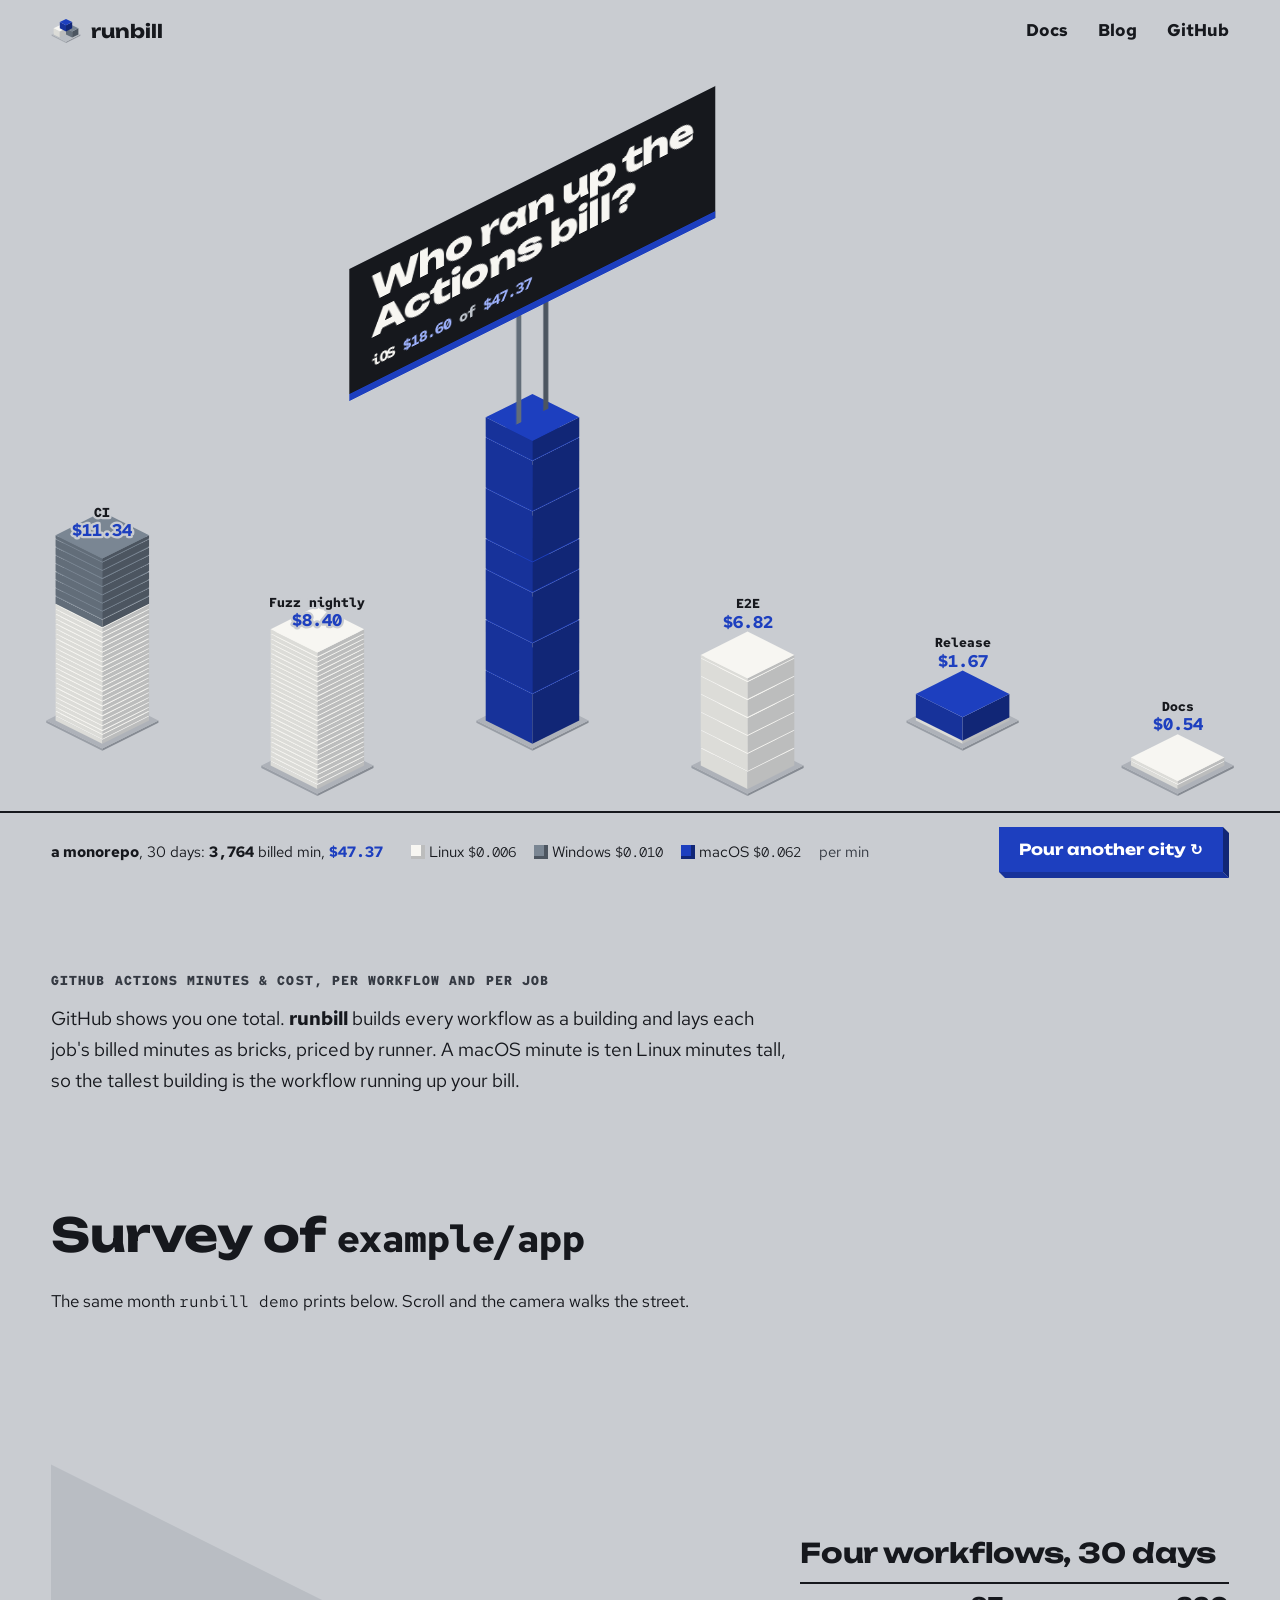
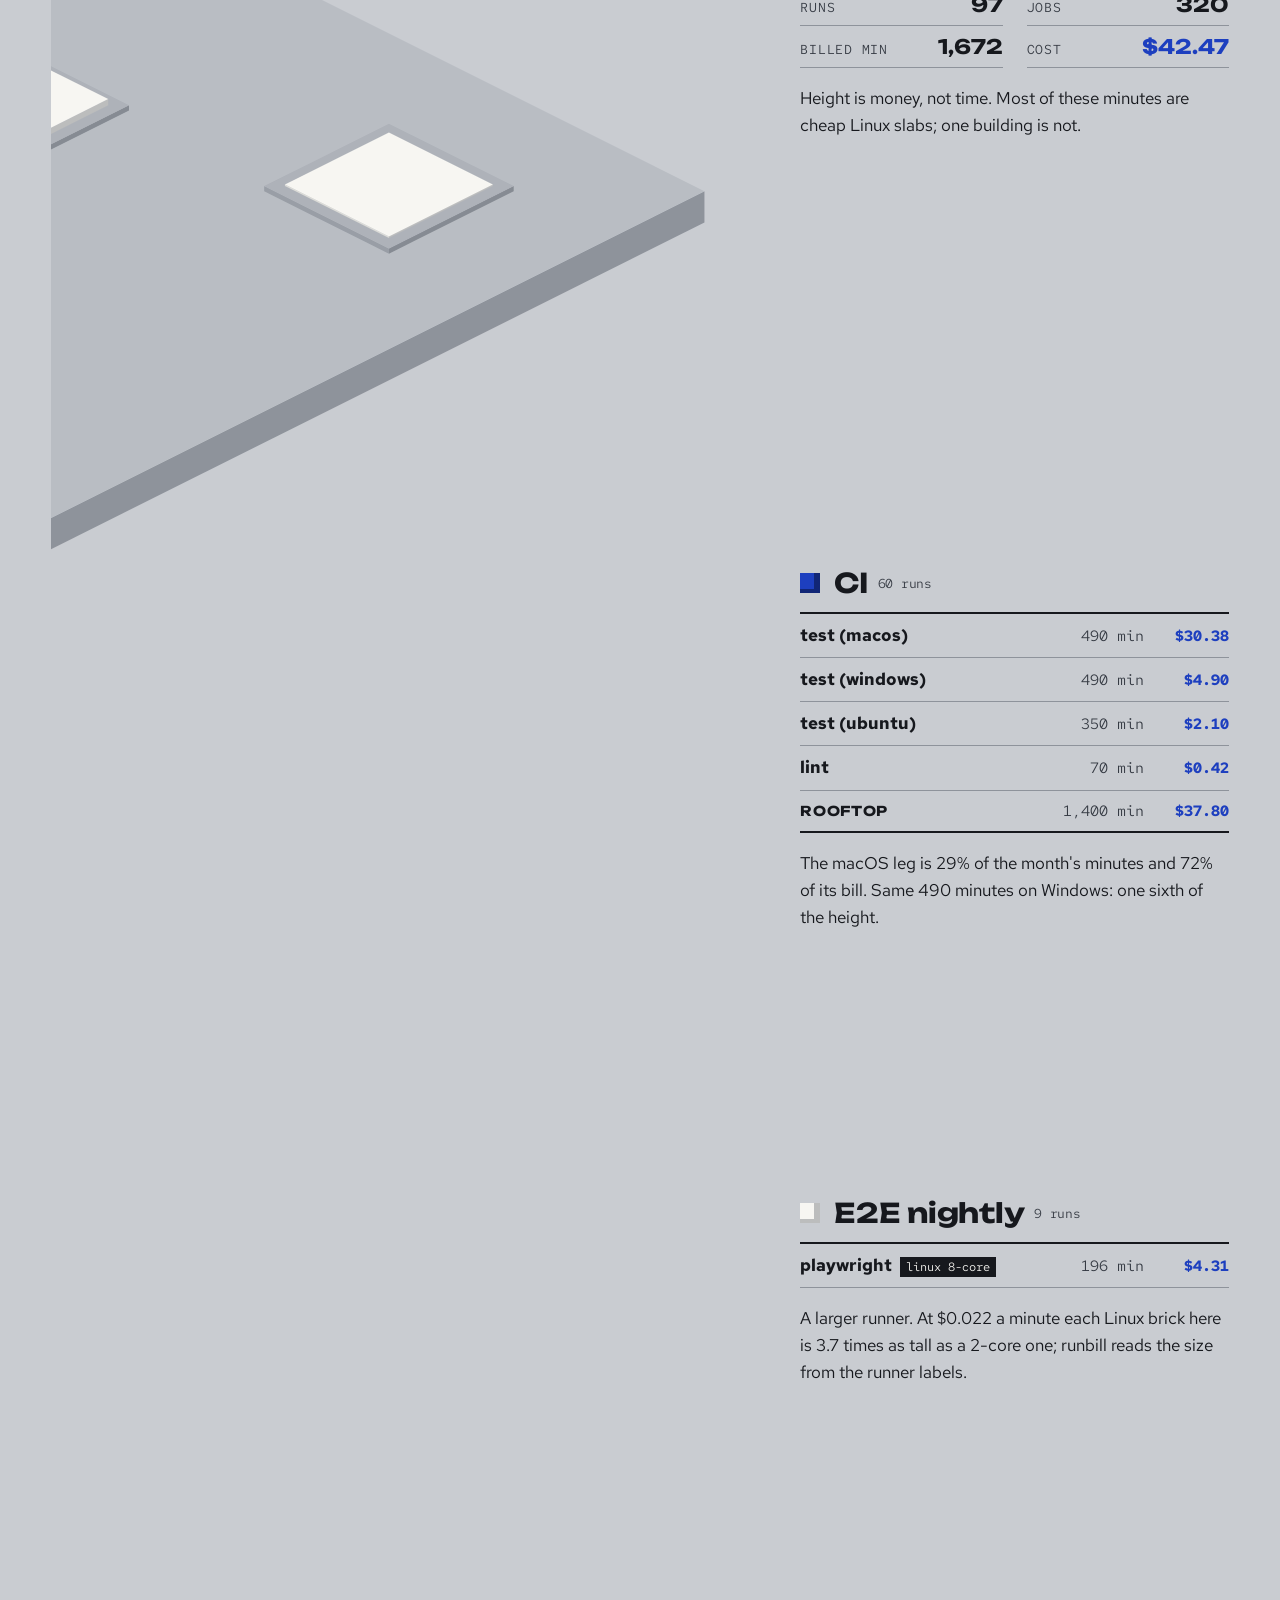
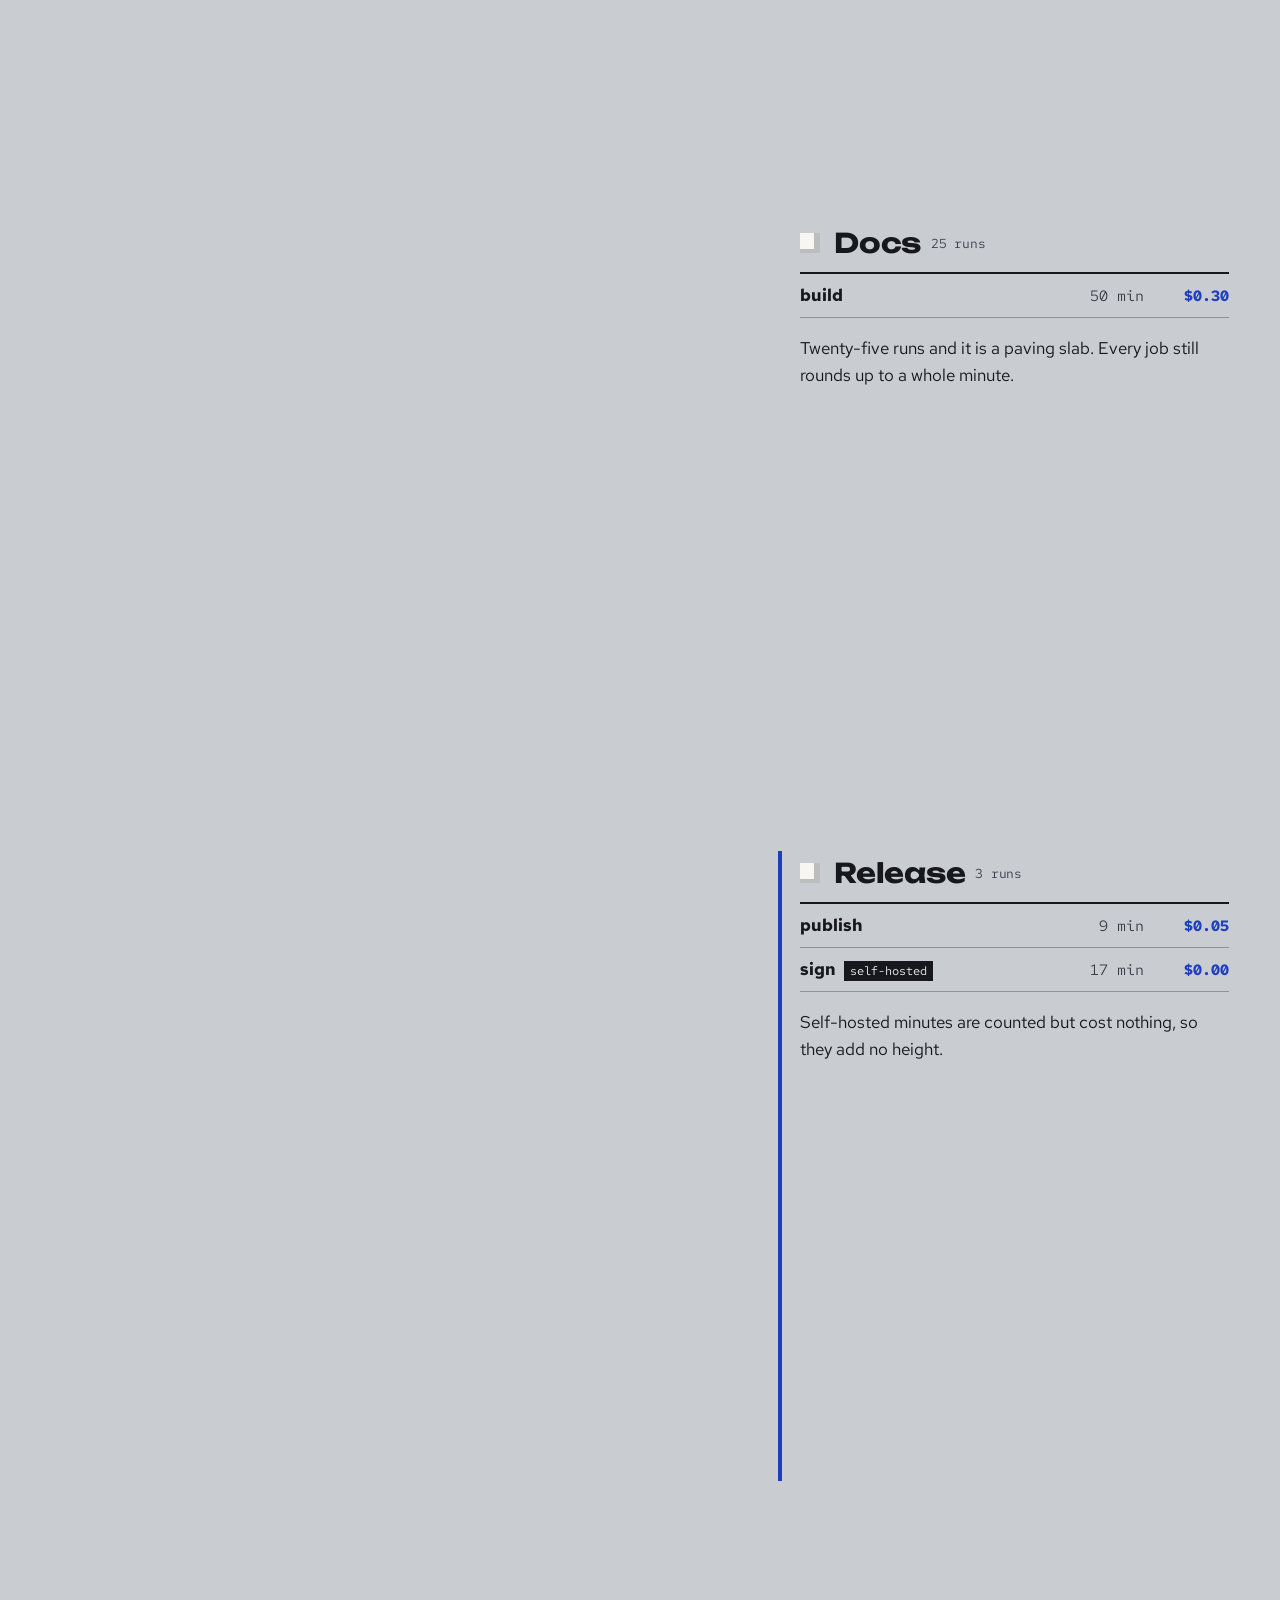
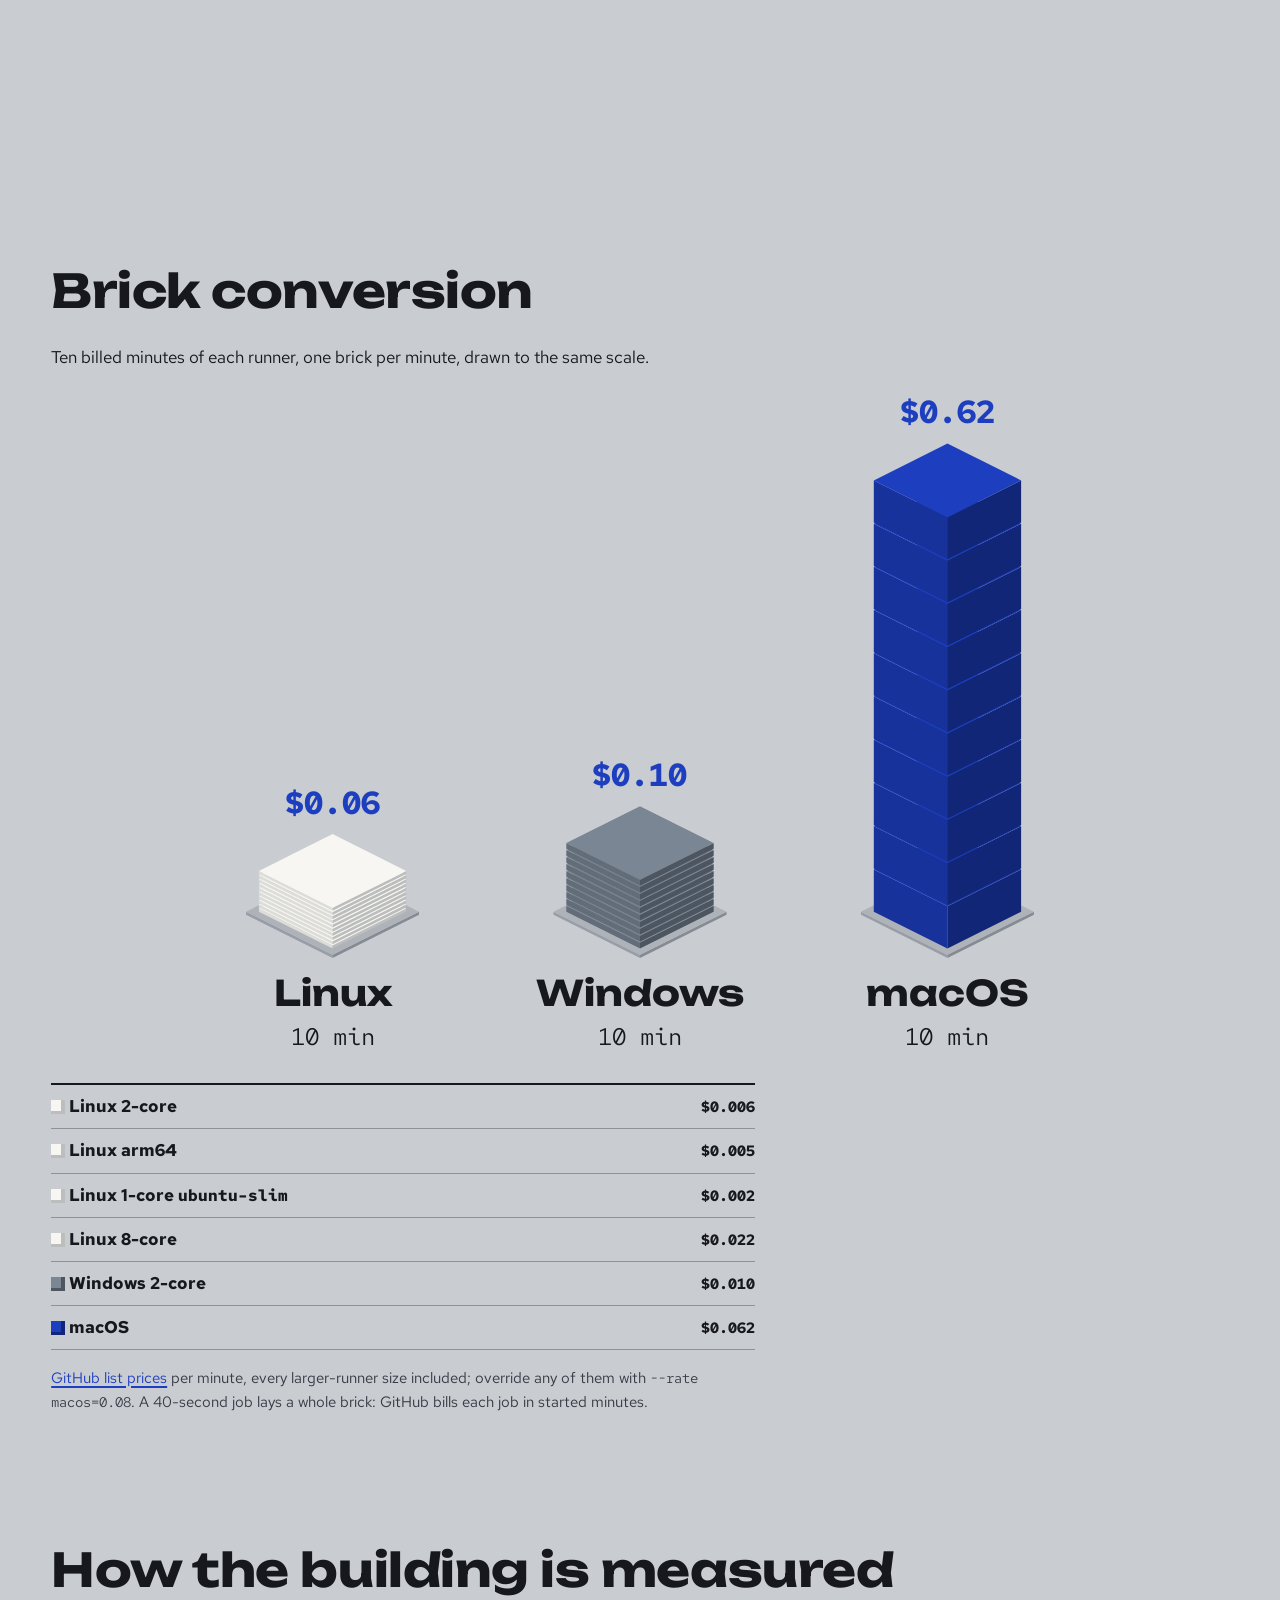
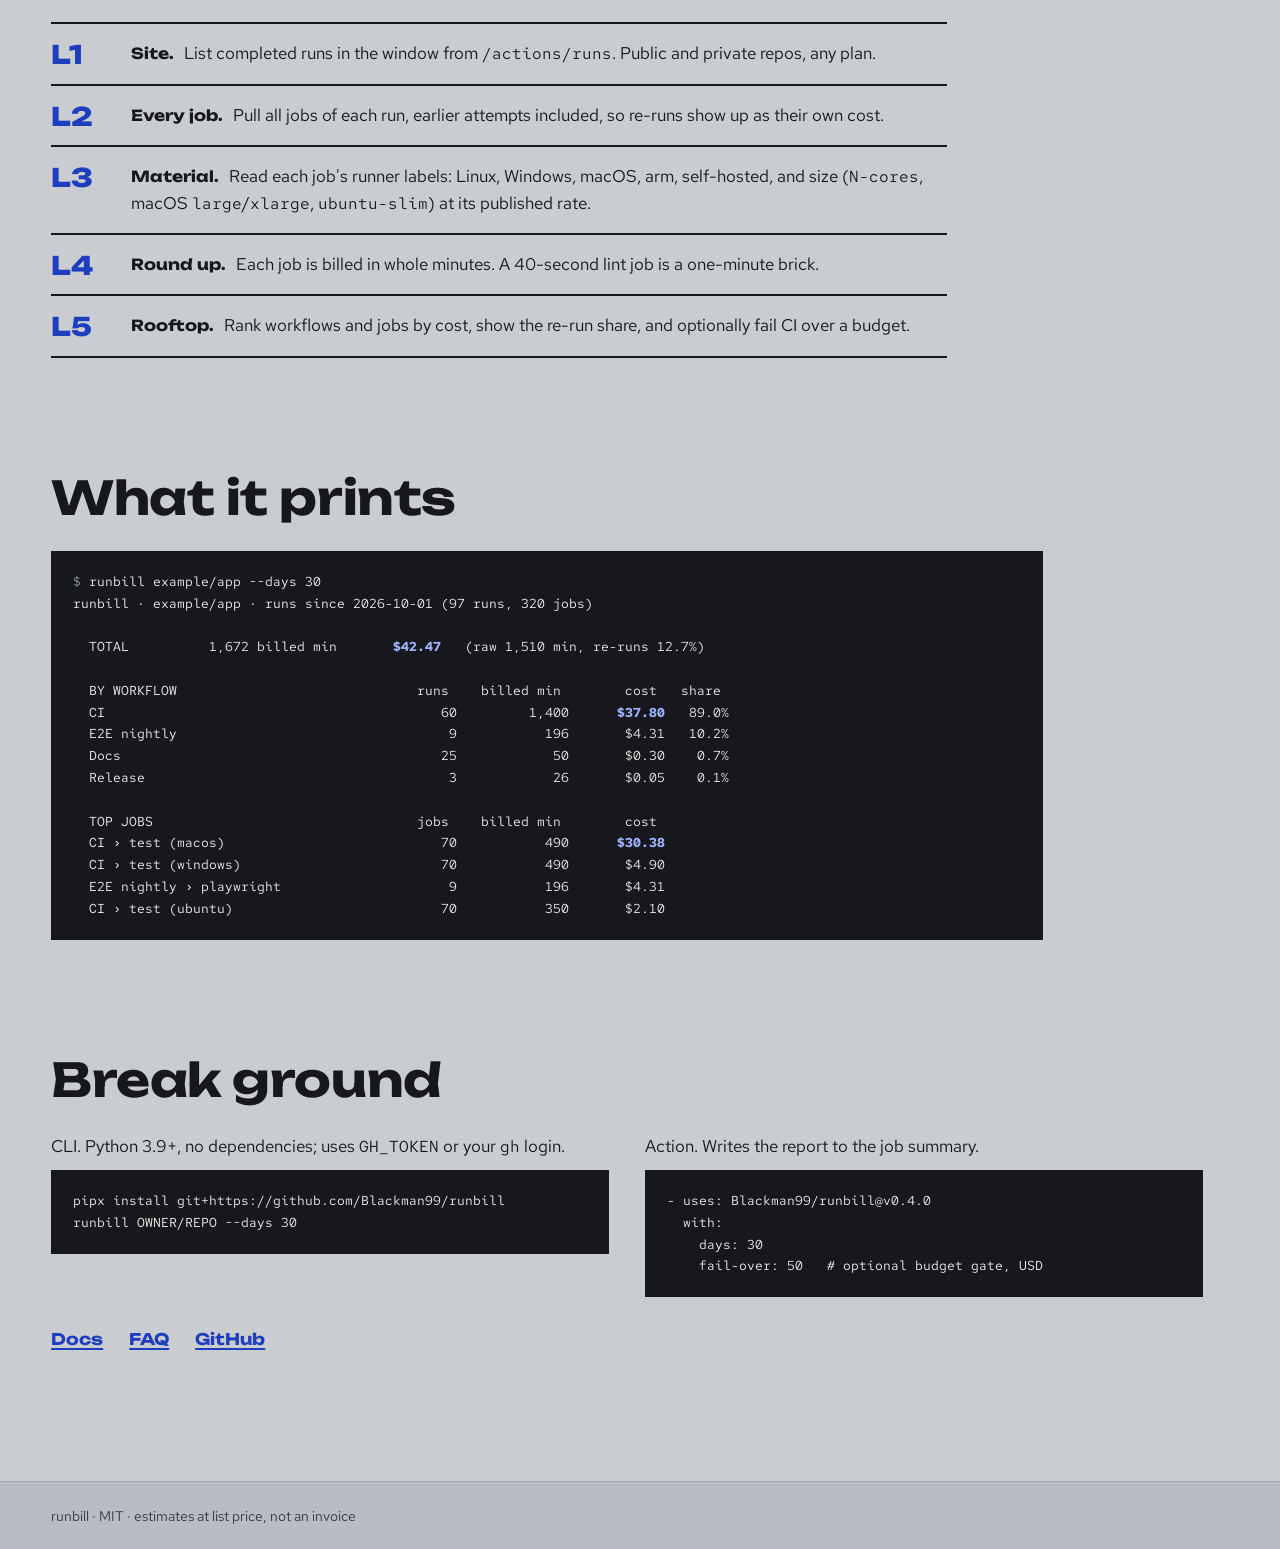
<file: site/index.html>
<!doctype html>
<html lang="en">
<head>
<meta charset="utf-8">
<meta name="viewport" content="width=device-width, initial-scale=1">
<title>runbill: which GitHub Actions workflow is running up your bill?</title>
<meta name="description" content="runbill reads the Actions runs API and prints billed minutes and cost per workflow and per job, rounded the way GitHub bills. CLI + GitHub Action.">
<meta name="theme-color" content="#c9ccd1">
<link rel="canonical" href="https://blackman99.github.io/runbill/">
<link rel="icon" href="favicon.svg" type="image/svg+xml">
<link rel="icon" href="logo-512.png" type="image/png" sizes="512x512">
<link rel="apple-touch-icon" href="logo-512.png">
<meta property="og:type" content="website">
<meta property="og:site_name" content="runbill">
<meta property="og:title" content="runbill: which workflow is running up your Actions bill?">
<meta property="og:description" content="Billed minutes and cost per workflow and per job, from the runs API. CLI + GitHub Action.">
<meta property="og:url" content="https://blackman99.github.io/runbill/">
<meta property="og:image" content="https://blackman99.github.io/runbill/og-image.png">
<meta property="og:image:type" content="image/png">
<meta property="og:image:width" content="1200">
<meta property="og:image:height" content="630">
<meta property="og:image:alt" content="An isometric city of GitHub Actions workflows, each building as tall as its bill, with the line: Who ran up the Actions bill?">
<meta name="twitter:card" content="summary_large_image">
<meta name="twitter:title" content="runbill: which workflow is running up your Actions bill?">
<meta name="twitter:description" content="Billed minutes and cost per workflow and per job, from the runs API. CLI + GitHub Action.">
<meta name="twitter:image" content="https://blackman99.github.io/runbill/og-image.png">
<meta name="twitter:image:alt" content="An isometric city of GitHub Actions workflows, each building as tall as its bill">
<link rel="preload" href="fonts/unbounded-800.woff2" as="font" type="font/woff2" crossorigin>
<link rel="preload" href="fonts/redhattext-400.woff2" as="font" type="font/woff2" crossorigin>
<link rel="stylesheet" href="style.css">
<script>document.documentElement.className="js"</script>
</head>
<body>
<header class="bar">
  <a class="mark" href="./" aria-label="runbill home">
    <svg viewBox="0 0 64 64" width="30" height="30" aria-hidden="true"><use href="#cubes"/></svg><span>runbill</span>
  </a>
  <nav aria-label="Site"><a href="docs/">Docs</a><a href="docs/blog/">Blog</a><a href="https://github.com/Blackman99/runbill">GitHub</a></nav>
</header>

<main>
<section class="hero" aria-labelledby="t">
  <div class="stage">
    <svg id="city" class="city" role="img" aria-labelledby="cityCap"></svg>
    <div class="board" id="board">
      <div class="panel">
        <h1 id="t">Who ran up the<br>Actions&nbsp;bill?</h1>
        <p class="bb-sub"><span id="bbName">iOS</span> <output id="bbCost">$18.60</output> <span class="of">of</span> <output id="bbTotal">$47.37</output></p>
      </div>
    </div>
  </div>
  <div class="hud">
    <p id="cityCap" class="cap"><b id="cityName">a monorepo</b>, 30 days: <output id="cityMin">0</output> billed min,
      <output id="cityCost" class="usd">$0.00</output></p>
    <p class="key"><span><i class="sw linux"></i>Linux <code>$0.006</code></span><span><i class="sw windows"></i>Windows <code>$0.010</code></span><span><i class="sw macos"></i>macOS <code>$0.062</code></span><span class="per">per min</span></p>
    <button id="again" class="brickbtn" type="button">Pour another city <span aria-hidden="true">↻</span></button>
  </div>
</section>

<section class="about" aria-label="What runbill does">
  <p class="kicker">GitHub Actions minutes &amp; cost, per workflow and per job</p>
  <p class="lede">GitHub shows you one total. <b>runbill</b> builds every workflow as a building and lays each job's billed minutes
    as bricks, priced by runner. A macOS minute is ten Linux minutes tall, so the tallest building is the workflow running up your bill.</p>
</section>

<section class="survey" aria-labelledby="sv">
  <div class="survey-head">
    <h2 id="sv">Survey of <code>example/app</code></h2>
    <p>The same month <code>runbill demo</code> prints below. Scroll and the camera walks the street.</p>
  </div>
  <div class="survey-body">
    <div class="pin"><svg id="tour" class="city tour" role="img" aria-label="example/app as four buildings: CI is a tower of $37.80, E2E nightly $4.31, Docs $0.30, Release $0.05"></svg></div>
    <ol class="stops">
      <li class="stop" data-b="-1">
        <h3>Four workflows, 30 days</h3>
        <dl class="legend"><div><dt>runs</dt><dd>97</dd></div><div><dt>jobs</dt><dd>320</dd></div><div><dt>billed min</dt><dd>1,672</dd></div><div><dt>cost</dt><dd class="usd">$42.47</dd></div></dl>
        <p>Height is money, not time. Most of these minutes are cheap Linux slabs; one building is not.</p>
      </li>
      <li class="stop" data-b="0">
        <h3><i class="sw macos"></i>CI <small>60 runs</small></h3>
        <dl class="legend jobs">
          <div><dt>test (macos)</dt><dd>490 min</dd><dd class="usd">$30.38</dd></div>
          <div><dt>test (windows)</dt><dd>490 min</dd><dd class="usd">$4.90</dd></div>
          <div><dt>test (ubuntu)</dt><dd>350 min</dd><dd class="usd">$2.10</dd></div>
          <div><dt>lint</dt><dd>70 min</dd><dd class="usd">$0.42</dd></div>
          <div class="sum"><dt>rooftop</dt><dd>1,400 min</dd><dd class="usd">$37.80</dd></div>
        </dl>
        <p>The macOS leg is 29% of the month's minutes and 72% of its bill. Same 490 minutes on Windows: one sixth of the height.</p>
      </li>
      <li class="stop" data-b="1">
        <h3><i class="sw linux"></i>E2E nightly <small>9 runs</small></h3>
        <dl class="legend jobs">
          <div><dt>playwright <span class="tag">linux 8-core</span></dt><dd>196 min</dd><dd class="usd">$4.31</dd></div>
        </dl>
        <p>A larger runner. At $0.022 a minute each Linux brick here is 3.7 times as tall as a 2-core one; runbill reads the size from the runner labels.</p>
      </li>
      <li class="stop" data-b="2">
        <h3><i class="sw linux"></i>Docs <small>25 runs</small></h3>
        <dl class="legend jobs">
          <div><dt>build</dt><dd>50 min</dd><dd class="usd">$0.30</dd></div>
        </dl>
        <p>Twenty-five runs and it is a paving slab. Every job still rounds up to a whole minute.</p>
      </li>
      <li class="stop" data-b="3">
        <h3><i class="sw linux"></i>Release <small>3 runs</small></h3>
        <dl class="legend jobs">
          <div><dt>publish</dt><dd>9 min</dd><dd class="usd">$0.05</dd></div>
          <div><dt>sign <span class="tag">self-hosted</span></dt><dd>17 min</dd><dd class="usd">$0.00</dd></div>
        </dl>
        <p>Self-hosted minutes are counted but cost nothing, so they add no height.</p>
      </li>
    </ol>
  </div>
</section>

<section class="convert" aria-labelledby="cv">
  <h2 id="cv">Brick conversion</h2>
  <p class="intro">Ten billed minutes of each runner, one brick per minute, drawn to the same scale.</p>
  <svg id="conv" class="conv" role="img" aria-label="Ten minutes of Linux is a stack 10 units tall costing $0.06; Windows 17 units, $0.10; macOS 103 units, $0.62"></svg>
  <dl class="rates legend">
    <div><dt><i class="sw linux"></i>Linux 2-core</dt><dd>$0.006</dd></div>
    <div><dt><i class="sw linux"></i>Linux arm64</dt><dd>$0.005</dd></div>
    <div><dt><i class="sw linux"></i>Linux 1-core <code>ubuntu-slim</code></dt><dd>$0.002</dd></div>
    <div><dt><i class="sw linux"></i>Linux 8-core</dt><dd>$0.022</dd></div>
    <div><dt><i class="sw windows"></i>Windows 2-core</dt><dd>$0.010</dd></div>
    <div><dt><i class="sw macos"></i>macOS</dt><dd>$0.062</dd></div>
  </dl>
  <p class="fine"><a href="https://docs.github.com/en/billing/reference/actions-runner-pricing">GitHub list prices</a> per minute, every larger-runner size included; override any of them with <code>--rate macos=0.08</code>.
    A 40-second job lays a whole brick: GitHub bills each job in started minutes.</p>
</section>

<section class="storeys" aria-labelledby="hw">
  <h2 id="hw">How the building is measured</h2>
  <ol>
    <li><b>Site.</b> List completed runs in the window from <code>/actions/runs</code>. Public and private repos, any plan.</li>
    <li><b>Every job.</b> Pull all jobs of each run, earlier attempts included, so re-runs show up as their own cost.</li>
    <li><b>Material.</b> Read each job's runner labels: Linux, Windows, macOS, arm, self-hosted, and size (<code>N-cores</code>, macOS <code>large</code>/<code>xlarge</code>, <code>ubuntu-slim</code>) at its published rate.</li>
    <li><b>Round up.</b> Each job is billed in whole minutes. A 40-second lint job is a one-minute brick.</li>
    <li><b>Rooftop.</b> Rank workflows and jobs by cost, show the re-run share, and optionally fail CI over a budget.</li>
  </ol>
</section>

<section class="report" aria-labelledby="rp">
  <h2 id="rp">What it prints</h2>
  <pre class="term" tabindex="0"><code><span class="p">$</span> runbill example/app --days 30
runbill · example/app · runs since 2026-10-01 (97 runs, 320 jobs)

  TOTAL          1,672 billed min       <b>$42.47</b>   (raw 1,510 min, re-runs 12.7%)

  BY WORKFLOW                              runs    billed min        cost   share
  CI                                          60         1,400      <b>$37.80</b>   89.0%
  E2E nightly                                  9           196       $4.31   10.2%
  Docs                                        25            50       $0.30    0.7%
  Release                                      3            26       $0.05    0.1%

  TOP JOBS                                 jobs    billed min        cost
  CI › test (macos)                           70           490      <b>$30.38</b>
  CI › test (windows)                         70           490       $4.90
  E2E nightly › playwright                     9           196       $4.31
  CI › test (ubuntu)                          70           350       $2.10</code></pre>
</section>

<section class="install" aria-labelledby="in">
  <h2 id="in">Break ground</h2>
  <div class="cols">
    <div>
      <p>CLI. Python 3.9+, no dependencies; uses <code>GH_TOKEN</code> or your <code>gh</code> login.</p>
      <pre class="term"><code>pipx install git+https://github.com/Blackman99/runbill
runbill OWNER/REPO --days 30</code></pre>
    </div>
    <div>
      <p>Action. Writes the report to the job summary.</p>
      <pre class="term"><code>- uses: Blackman99/runbill@v0.4.0
  with:
    days: 30
    fail-over: 50   # optional budget gate, USD</code></pre>
    </div>
  </div>
  <p class="links"><a href="docs/">Docs</a><a href="docs/faq/">FAQ</a><a href="https://github.com/Blackman99/runbill">GitHub</a></p>
</section>
</main>

<footer><p>runbill · MIT · estimates at list price, not an invoice</p></footer>

<svg width="0" height="0" style="position:absolute" aria-hidden="true">
  <symbol id="cubes" viewBox="0 0 64 64"><polygon points="1.38,42.3 32,57.62 32,54.71 1.38,39.4" fill="#a5aab1"/><polygon points="62.62,42.3 32,57.62 32,54.71 62.62,39.4" fill="#8e939b"/><polygon points="32,24.09 62.62,39.4 32,54.71 1.38,39.4" fill="#b9bdc3"/><polygon points="5.6,39.4 18.8,46 18.8,32.8 5.6,26.2" fill="#dcdcd8"/><polygon points="32,39.4 18.8,46 18.8,32.8 32,26.2" fill="#bcbdbd"/><polygon points="18.8,19.6 32,26.2 18.8,32.8 5.6,26.2" fill="#f7f6f2"/><polygon points="32,39.4 45.2,46 45.2,32.8 32,26.2" fill="#626d79"/><polygon points="58.4,39.4 45.2,46 45.2,32.8 58.4,26.2" fill="#4c5560"/><polygon points="45.2,19.6 58.4,26.2 45.2,32.8 32,26.2" fill="#7a8693"/><polygon points="18.8,26.2 32,32.8 32,19.6 18.8,13" fill="#17329a"/><polygon points="45.2,26.2 32,32.8 32,19.6 45.2,13" fill="#112676"/><polygon points="32,6.4 45.2,13 32,19.6 18.8,13" fill="#1d3fbf"/></symbol>
</svg>
<script src="iso.js" defer></script>
<script src="app.js" defer></script>
</body>
</html>
</file>
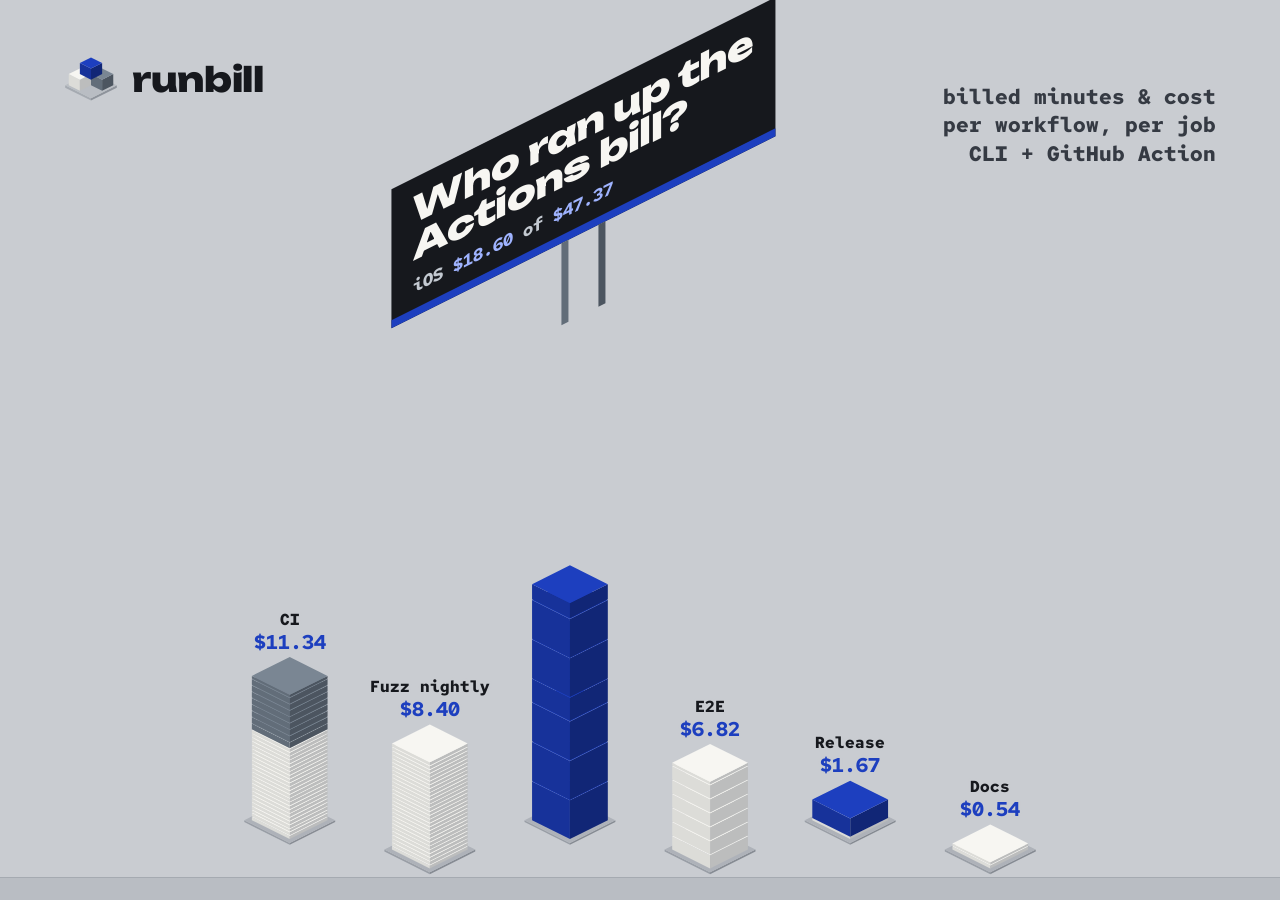
<file: .github/assets/og.html>
<!doctype html>
<!-- OG / social preview source. Render (from repo root):
  google-chrome --headless=new --hide-scrollbars --window-size=1200,630 --screenshot=site/og-image.png ".github/assets/og.html?w=1200&h=630"
  google-chrome --headless=new --hide-scrollbars --window-size=1280,640 --screenshot=site/social-preview.png ".github/assets/og.html?w=1280&h=640"
  (see .github/assets/render.sh) -->
<html><head><meta charset="utf-8"><style>
@font-face{font-family:U;src:url(../../site/fonts/unbounded-800.woff2);font-weight:800}
@font-face{font-family:RT;src:url(../../site/fonts/redhattext-400.woff2)}
@font-face{font-family:RM;src:url(../../site/fonts/redhatmono-700.woff2);font-weight:600 700}
@font-face{font-family:RM;src:url(../../site/fonts/redhatmono-400.woff2);font-weight:400}
html,body{margin:0;width:100vw;height:100vh;overflow:hidden;background:#c9ccd1;color:#16181d}
.top{position:absolute;left:64px;top:52px;right:64px;z-index:1}
.mark{display:flex;align-items:center;gap:14px;font:800 34px/1 U;letter-spacing:-.01em}
.mark svg{width:54px;height:54px}
.board{position:absolute;left:0;top:0;z-index:2;transform-origin:50% 100%}
.board::before,.board::after{content:"";position:absolute;bottom:0;height:var(--post);width:7px;background:#626d79}
.board::before{left:calc(50% - 22px)}.board::after{left:calc(50% + 15px);background:#4c5560}
.panel{background:#16181d;color:#f7f6f2;padding:14px 22px 12px;border-bottom:8px solid #1d3fbf;white-space:nowrap}
h1{font:800 36px/1.04 U;letter-spacing:-.02em;margin:0}
.bbs{margin:10px 0 0;font:700 17px/1.2 RM;color:#c3c9d1}.bbs b{color:#9fb3ff}
.sub{position:absolute;right:64px;top:62px;font:600 21px/1.35 RM;text-align:right;color:#353a43}
svg#c{position:absolute;left:0;bottom:0;width:100%;overflow:visible}
svg#c text{font-family:RM;paint-order:stroke;stroke:#c9ccd1;stroke-width:5px;stroke-linejoin:round}
.lbl-v{fill:#1d3fbf;font-weight:700}.lbl-n{fill:#16181d;font-weight:600}
.ground{position:absolute;left:0;right:0;bottom:0;height:22px;background:#b9bdc3;border-top:1px solid #a5aab1}
</style></head><body>
<div class="top">
  <div class="mark" id="mk"><svg viewBox="0 0 64 64"><polygon points="1.38,42.3 32,57.62 32,54.71 1.38,39.4" fill="#a5aab1"/><polygon points="62.62,42.3 32,57.62 32,54.71 62.62,39.4" fill="#8e939b"/><polygon points="32,24.09 62.62,39.4 32,54.71 1.38,39.4" fill="#b9bdc3"/><polygon points="5.6,39.4 18.8,46 18.8,32.8 5.6,26.2" fill="#dcdcd8"/><polygon points="32,39.4 18.8,46 18.8,32.8 32,26.2" fill="#bcbdbd"/><polygon points="18.8,19.6 32,26.2 18.8,32.8 5.6,26.2" fill="#f7f6f2"/><polygon points="32,39.4 45.2,46 45.2,32.8 32,26.2" fill="#626d79"/><polygon points="58.4,39.4 45.2,46 45.2,32.8 58.4,26.2" fill="#4c5560"/><polygon points="45.2,19.6 58.4,26.2 45.2,32.8 32,26.2" fill="#7a8693"/><polygon points="18.8,26.2 32,32.8 32,19.6 18.8,13" fill="#17329a"/><polygon points="45.2,26.2 32,32.8 32,19.6 45.2,13" fill="#112676"/><polygon points="32,6.4 45.2,13 32,19.6 18.8,13" fill="#1d3fbf"/></svg>runbill</div>
</div>
<div class="board" id="board"><div class="panel"><h1>Who ran up the<br>Actions bill?</h1><p class="bbs">iOS <b>$18.60</b> of <b>$47.37</b></p></div></div>
<p class="sub">billed minutes &amp; cost<br>per workflow, per job<br>CLI + GitHub Action</p>
<svg id="c"></svg>
<div class="ground"></div>
<script src="../../site/iso.js"></script>
<script>
  var q = new URLSearchParams(location.search), W = +(q.get("w") || 1200), H = +(q.get("h") || 630);
  var data = [
    { name: "CI", jobs: [["lint", "linux", 140], ["test (ubuntu)", "linux", 1050], ["test (windows)", "windows", 420]] },
    { name: "Fuzz nightly", jobs: [["libfuzzer", "linux", 1400]] },
    { name: "iOS", jobs: [["build", "macos", 180], ["ui-tests", "macos", 120]] },
    { name: "E2E", jobs: [["playwright", "linux", 310, 0.022]] },
    { name: "Release", jobs: [["package", "linux", 30], ["notarize", "macos", 24]] },
    { name: "Docs", jobs: [["build", "linux", 90]] }];
  if (q.get("docs")) document.getElementById("mk").lastChild.textContent = "runbill docs";
  var svg = document.getElementById("c"), board = document.getElementById("board"), panel = board.firstChild;
  var pw = panel.offsetWidth, ph = panel.offsetHeight, post = pw / 4 + 12, E = post + ph + pw / 4 + 14, headroom = 120, ground = 22;
  var o = { cols: 6, maxH: 250, lot: 40, step: 74, fs: 17, plaza: false, margin: 4, setViewBox: false, skipLabel: 2 };
  var d = Iso.city(svg, data, Object.assign({ dry: true }, o)), v = d.viewBox, R = d.buildings[2].anchor;
  var avail = H - ground - 10, bottom = v[1] + v[3];
  var scale = Math.min((W - 80) / v[2], (avail - headroom) / v[3], (avail - E) / (bottom - R[1]));
  var c = Iso.city(svg, data, o);
  var vw = W / scale, vh = avail / scale;
  var vb = [v[0] + v[2] / 2 - vw / 2, bottom - vh, vw, vh];
  svg.setAttribute("viewBox", vb.join(" ")); svg.style.height = avail + "px"; svg.style.bottom = ground + "px";
  var Rx = (R[0] - vb[0]) * scale, Ry = (R[1] - vb[1]) * scale + (H - ground - avail);
  board.style.setProperty("--post", post + "px"); board.style.paddingBottom = post + "px";
  board.style.transform = "translate(" + (Rx - pw / 2) + "px," + (Ry - post - ph) + "px) skewY(-26.565deg)";
</script>
</body></html>
</file>
<file: site/style.css>
@font-face{font-family:"Unbounded";src:url(fonts/unbounded-700.woff2) format("woff2");font-weight:500 749;font-display:swap}
@font-face{font-family:"Unbounded";src:url(fonts/unbounded-800.woff2) format("woff2");font-weight:750 900;font-display:swap}
@font-face{font-family:"Red Hat Text";src:url(fonts/redhattext-400.woff2) format("woff2");font-weight:300 549;font-display:swap}
@font-face{font-family:"Red Hat Text";src:url(fonts/redhattext-700.woff2) format("woff2");font-weight:550 800;font-display:swap}
@font-face{font-family:"Red Hat Mono";src:url(fonts/redhatmono-400.woff2) format("woff2");font-weight:300 549;font-display:swap}
@font-face{font-family:"Red Hat Mono";src:url(fonts/redhatmono-700.woff2) format("woff2");font-weight:550 800;font-display:swap}
:root{
  --concrete:#c9ccd1;--plaza:#b9bdc3;--plaza-l:#a5aab1;--plaza-r:#8e939b;--ink:#16181d;--ink-2:#353a43;
  --linux:#f7f6f2;--linux-l:#dcdcd8;--linux-r:#bcbdbd;
  --win:#7a8693;--win-l:#626d79;--win-r:#4c5560;
  --cobalt:#1d3fbf;--cobalt-l:#17329a;--cobalt-r:#112676;
  --disp:"Unbounded","Arial Black",sans-serif;--text:"Red Hat Text",system-ui,sans-serif;--mono:"Red Hat Mono",ui-monospace,monospace;
  --pad:clamp(18px,4vw,56px);
}
*{box-sizing:border-box}
html{background:var(--concrete);color:var(--ink);-webkit-text-size-adjust:100%}
body{margin:0;font:400 1.0625rem/1.6 var(--text)}
a{color:var(--cobalt);text-underline-offset:.2em;text-decoration-thickness:2px}
a:hover{color:var(--ink)}
:focus-visible{outline:3px solid var(--cobalt);outline-offset:3px}
code,pre,output,.usd{font-family:var(--mono)}
code{font-size:.92em}
h1,h2,h3{font-family:var(--disp);font-weight:700;letter-spacing:-.01em;line-height:1.08;margin:0}
h2{font-size:clamp(1.6rem,4vw,2.9rem);margin-bottom:.6em}
h2 code{font-family:var(--mono);font-weight:600;font-size:.82em}
.usd{color:var(--cobalt);font-weight:600}

/* top bar */
.bar{display:flex;align-items:center;justify-content:space-between;gap:16px;padding:16px var(--pad)}
.mark{display:flex;align-items:center;gap:10px;color:var(--ink);text-decoration:none;font:700 1.15rem var(--disp)}
.bar nav{display:flex;gap:clamp(14px,3vw,30px);font-weight:600}
.bar nav a{color:var(--ink);text-decoration:none}
.bar nav a:hover{color:var(--cobalt);text-decoration:underline}

/* hero: the city is the protagonist; the headline is a billboard on the tallest roof */
.hero{position:relative;display:grid;grid-template-rows:1fr auto;height:max(560px,calc(100svh - 62px));overflow:hidden;padding:0}
.stage{grid-row:1;position:relative;min-height:0}
.board{position:absolute;left:0;top:0;z-index:2;transform-origin:50% 100%;padding-bottom:var(--post,0px);pointer-events:none}
.js .board:not(.placed){visibility:hidden}
.board.placed{transition:transform .18s ease-out,opacity .3s}
.board.down{opacity:0}
.board::before,.board::after{content:"";position:absolute;bottom:0;height:var(--post,0px);width:5px;background:var(--win-l)}
.board::before{left:calc(50% + var(--po,0px) - 16px)}
.board::after{left:calc(50% + var(--po,0px) + 11px);background:var(--win-r)}
.panel{background:var(--ink);color:var(--linux);padding:14px 22px 12px;border-bottom:7px solid var(--cobalt);white-space:nowrap}
.panel h1{font-size:clamp(1.3rem,2.7vw,2.4rem);font-weight:800;line-height:1.04;letter-spacing:-.02em;color:var(--linux)}
.bb-sub{margin:10px 0 0;font:600 clamp(.8rem,1.1vw,.98rem)/1.2 var(--mono);color:#c3c9d1}
.bb-sub output{color:#9fb3ff;font-weight:700}
.bb-sub #bbName{color:var(--linux)}
html:not(.js) .board{left:50%;top:24px;transform:translateX(-50%)}
.about{padding-top:clamp(36px,6vw,72px)}
.about .lede{max-width:46rem;font-size:clamp(1.05rem,1.5vw,1.3rem);margin:0}
.kicker{font:600 .82rem/1.3 var(--mono);text-transform:uppercase;letter-spacing:.08em;margin:0 0 14px;color:var(--ink-2)}
.city{display:block;width:100%;height:auto;overflow:visible}
#city{position:absolute;inset:0;width:100%;height:100%}
.city text{font-family:var(--mono);paint-order:stroke;stroke:var(--concrete);stroke-width:4px;stroke-linejoin:round}
.city .lead{stroke:var(--ink);stroke-width:1;vector-effect:non-scaling-stroke}
.lbl{transition:transform .18s ease-out}
.pending .brick{visibility:hidden}
.lbl-v{fill:var(--cobalt);font-weight:700}
.lbl-n{fill:var(--ink);font-weight:600}
.hud{grid-row:3;display:flex;flex-wrap:wrap;align-items:center;gap:10px 28px;padding:14px var(--pad) 22px;background:var(--concrete);border-top:2px solid var(--ink);font-size:.95rem}
.hud p{margin:0}
.cap output{font-weight:600}
.key{display:flex;flex-wrap:wrap;align-items:center;gap:6px 18px}
.key span{white-space:nowrap}
.per{color:var(--ink-2)}
.sw{display:inline-block;width:14px;height:14px;vertical-align:-2px;margin-right:4px;background:var(--linux);box-shadow:inset -4px -3px 0 var(--linux-r)}
.sw.windows{background:var(--win);box-shadow:inset -4px -3px 0 var(--win-r)}
.sw.macos{background:var(--cobalt);box-shadow:inset -4px -3px 0 var(--cobalt-r)}

/* a button that is a brick: flat top, two iso side faces */
.brickbtn{--d:6px;position:relative;margin-left:auto;margin-right:var(--d);margin-bottom:var(--d);font:700 .95rem var(--disp);color:#fff;background:var(--cobalt);border:0;padding:13px 20px;cursor:pointer;transform:translate(0,0);transition:transform .12s}
.brickbtn::before,.brickbtn::after{content:"";position:absolute;pointer-events:none}
.brickbtn::before{left:0;right:0;top:100%;height:var(--d);background:var(--cobalt-l);transform:skewX(45deg);transform-origin:top left}
.brickbtn::after{top:0;bottom:0;left:100%;width:var(--d);background:var(--cobalt-r);transform:skewY(45deg);transform-origin:top left}
.brickbtn:hover{background:#2348d0}
.brickbtn:active{transform:translate(3px,3px)}
.brickbtn:active::before{height:3px}.brickbtn:active::after{width:3px}

section{padding:clamp(56px,9vw,120px) var(--pad) 0}
section p{max-width:44rem}

/* survey: pinned scene + legend stops */
.survey-head p{margin-top:0}
.survey-body{display:grid;grid-template-columns:minmax(0,1.5fr) minmax(280px,1fr);gap:clamp(20px,4vw,56px);align-items:start}
.pin{position:sticky;top:0;height:100vh;display:flex;align-items:center}
.tour{height:86vh;width:100%;overflow:hidden}
.stops{list-style:none;margin:0;padding:22vh 0 30vh}
.stop{min-height:70vh;padding:8px 0 8px 18px;border-left:4px solid transparent;transition:border-color .3s}
.stop.on{border-left-color:var(--cobalt)}
.stop h3{font-size:clamp(1.25rem,2.2vw,1.7rem);margin-bottom:14px;display:flex;align-items:center;gap:10px;flex-wrap:wrap}
.stop h3 small{font:500 .8rem var(--mono);color:var(--ink-2)}
.stop h3 .sw{width:20px;height:20px;box-shadow:inset -6px -4px 0 var(--linux-r)}
.stop h3 .sw.macos{box-shadow:inset -6px -4px 0 var(--cobalt-r)}
.legend{margin:0;display:grid;gap:0;border-top:2px solid var(--ink)}
.legend>div{display:flex;gap:12px;align-items:baseline;padding:8px 0;border-bottom:1px solid var(--plaza-r)}
.legend dt{flex:1;font-weight:600}
.legend dd{margin:0;font-family:var(--mono);font-size:.95rem}
.legend.jobs dd:not(.usd){color:var(--ink-2);min-width:5.5em;text-align:right}
.legend .usd{min-width:4.8em;text-align:right}
.legend .sum{border-bottom:2px solid var(--ink)}
.legend .sum dt{font-family:var(--disp);font-weight:700;font-size:.85rem;text-transform:uppercase;letter-spacing:.05em}
.stop>.legend:not(.jobs){grid-template-columns:repeat(2,1fr);column-gap:24px}
.stop>.legend:not(.jobs) dt{font:500 .8rem var(--mono);text-transform:uppercase;letter-spacing:.06em;color:var(--ink-2)}
.stop>.legend:not(.jobs) dd{font:700 1.25rem var(--disp)}
.stop>.legend:not(.jobs) dd.usd{color:var(--cobalt)}
.tag{font:500 .72rem var(--mono);background:var(--ink);color:var(--linux);padding:2px 6px;margin-left:4px;white-space:nowrap}

/* conversion chart */
.conv{display:block;width:100%;max-width:980px;height:auto;margin:10px auto 26px;overflow:visible}
.conv text{font-family:var(--mono);font-size:15px;fill:var(--ink)}
.conv .big{font-family:var(--disp);font-weight:700;font-size:22px}
.conv .usdt{fill:var(--cobalt);font-weight:700;font-size:20px}
.rates{max-width:44rem;grid-template-columns:1fr}
.rates dd{font-weight:600}
.fine{font-size:.95rem;color:var(--ink-2)}
.fine a{color:var(--cobalt)}

/* storeys: the measuring steps as floors */
.storeys ol{list-style:none;counter-reset:fl;margin:0;padding:0;max-width:56rem}
.storeys li{counter-increment:fl;position:relative;padding:16px 0 16px 5rem;border-top:2px solid var(--ink)}
.storeys li:last-child{border-bottom:2px solid var(--ink)}
.storeys li::before{content:"L" counter(fl);position:absolute;left:0;top:18px;font:800 1.6rem/1 var(--disp);color:var(--cobalt)}
.storeys b{font-family:var(--disp);font-weight:700;font-size:.95rem;margin-right:6px}

/* terminal blocks */
.term{background:var(--ink);color:var(--linux);font:400 .88rem/1.55 var(--mono);padding:20px 22px;overflow-x:auto;margin:0;max-width:100%}
.term b{color:#9fb3ff;font-weight:700}
.term .p{color:#9aa4b1}
.report .term{max-width:62rem}
.install .cols{display:grid;grid-template-columns:repeat(auto-fit,minmax(min(100%,380px),1fr));gap:20px 36px;max-width:72rem}
.install .cols p{margin:0 0 10px}
.links{display:flex;gap:26px;font-weight:700;font-family:var(--disp);font-size:1rem;margin-top:30px}

footer{margin-top:clamp(70px,10vw,130px);padding:22px var(--pad);background:var(--plaza);border-top:1px solid var(--plaza-l);font-size:.9rem;color:var(--ink-2)}
footer p{margin:0}

@media (max-width:820px){
  .survey-body{display:block}
  .pin{height:46vh;top:0;z-index:1;background:var(--concrete);border-bottom:1px solid var(--plaza-r)}
  .tour{height:44vh}
  .stops{padding:4vh 0 20vh}
  .stop{min-height:62vh}
  .brickbtn{margin-left:0}
}
@media (max-width:480px){
  .bar nav a[href="docs/blog/"]{display:none}
  .key{gap:4px 12px;font-size:.88rem}
  .term{font-size:.78rem;padding:16px}
}
@media (prefers-reduced-motion:reduce){
  *,*::before,*::after{transition:none!important;animation:none!important;scroll-behavior:auto!important}
}
</file>
